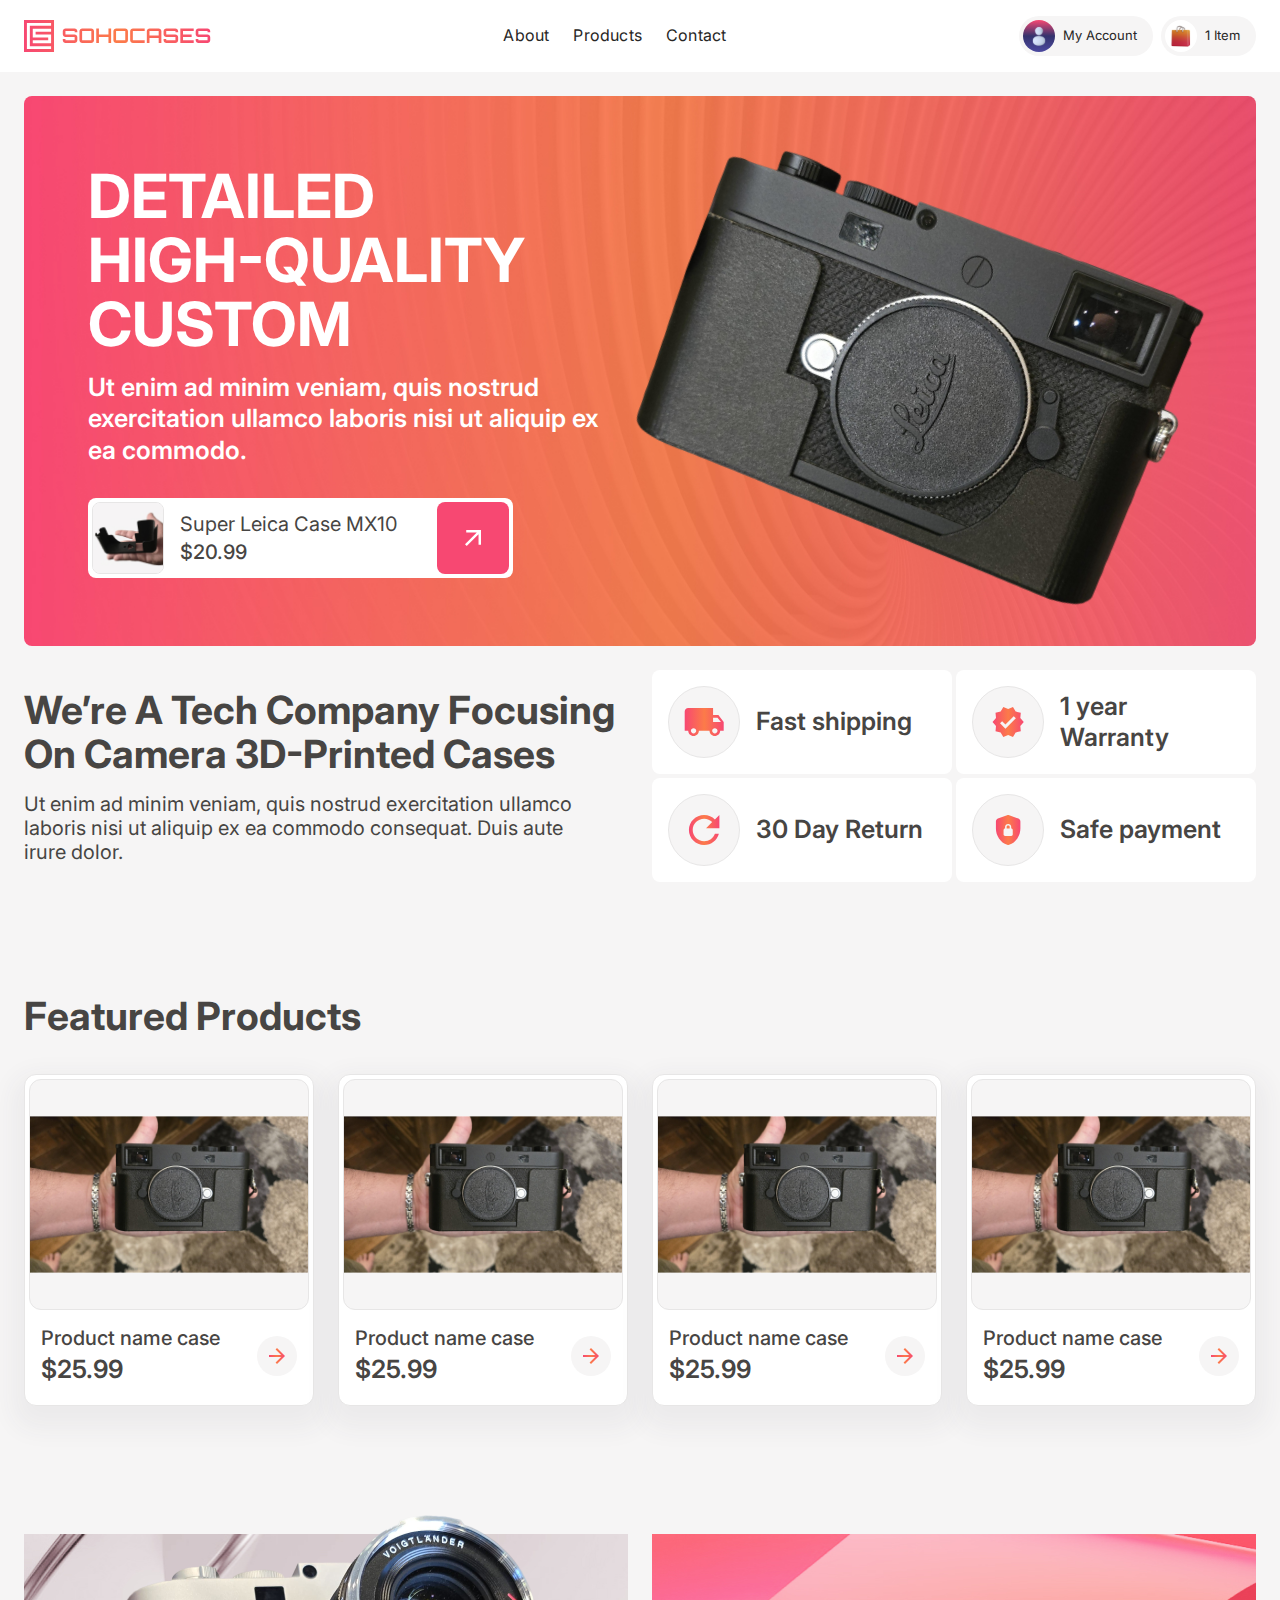
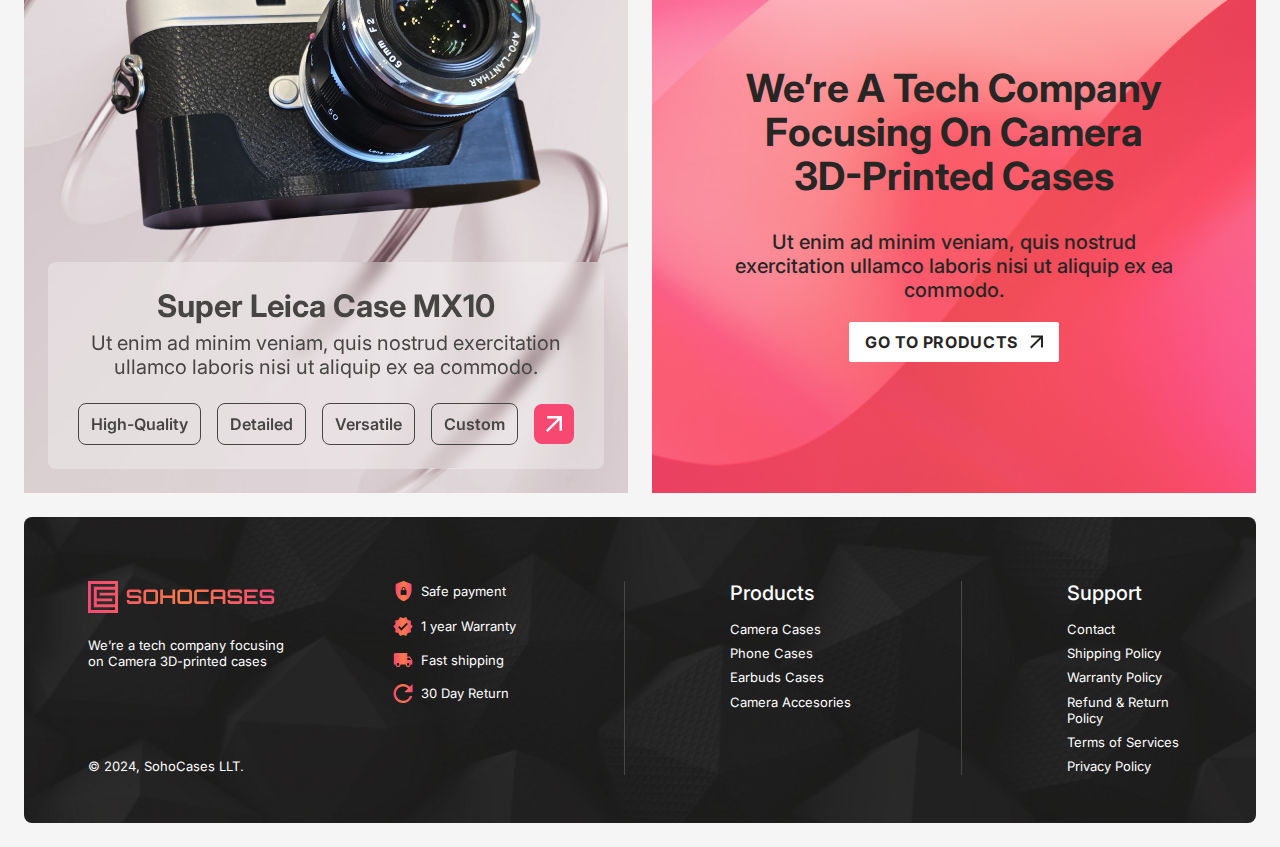
<file: index.html>
<!DOCTYPE html>
<html lang="en">
<head>
    <meta charset="UTF-8">
    <meta name="viewport" content="width=device-width, initial-scale=1.0">
    <title>sohocases</title>

    <link rel="stylesheet" href="https://fonts.googleapis.com/css2?family=Inter:ital,opsz,wght@0,14..32,100..900;1,14..32,100..900&display=swap">
    <link rel="stylesheet" href="./css/bootstrap.min.css">
    <link rel="stylesheet" href="./css/cutom.css">
    <link rel="stylesheet" href="./css/responsive.css">
</head>
<body>
    <header class="header">
        <div class="container">
            <div class="row g-0 gx-lg-4 align-items-center">
                <div class="col-auto">
                    <div class="nav-logo">
                        <button class="hamburger d-lg-none" onclick="document.body.classList.toggle('menu-active')">
                            <span></span>
                            <span></span>
                            <span></span>
                        </button>
                        <a href="./index.html" class="site-logo">
                            <img src="./img/logo.svg" alt="site_logo">
                        </a>
                    </div>
                </div>
                <div class="col">
                    <nav class="main-nav">
                        <ul>
                            <li><a href="./about.html">About</a></li>
                            <li><a href="./product-listing.html">Products</a></li>
                            <li><a href="./contact.html">Contact</a></li>
                        </ul>
                    </nav>
                </div>
                <div class="col-auto">
                    <div class="nav-right">
                        <a href="#" class="my-account">
                            <span class="user-icon"><img src="./img/icon/user.svg" alt=""></span>
                            <p>My Account</p>
                        </a>
                        <a href="#cartCanvasRight" data-bs-toggle="offcanvas" class="cart-btn">
                            <span class="bag-icon"><img src="./img/icon/bag-wrap.svg" alt=""></span>
                            <p>1 Item</p>
                        </a>
                    </div>
                </div>
            </div>
        </div>
    </header>

    <div class="offcanvas offcanvas-end cart-canvas" id="cartCanvasRight">
        <div class="product-cart">
            <div class="cart-heading">
                <h5>Shopping Cart</h5>
                <button class="close-btn" data-bs-dismiss="offcanvas">
                    <span></span>
                    <span></span>
                </button>
            </div>
            <div class="cart-content">
                <div class="cart-products">
                    <div class="single-cart-product">
                        <div class="cart-product-img">
                            <img src="./img/cart-item-sample.png" alt="">
                        </div>
                        <div class="cart-product-details">
                            <div class="cart-product-title">
                                <p class="fw-medium">Product name case</p>
                                <p class="fw-medium">$23.63</p>
                            </div>
                            <div class="cart-product-discout">
                                <p class="base-price">$25.99</p>
                                <p class="fw-bold">$23.63</p>
                                <p class="off-parcent fw-bold">10% OFF</p>
                            </div>
                            <div class="cart-product-action">
                                <div class="product-action-btn">
                                    <button class="favourite-btn">
                                        <img src="./img/icon/favorite.svg" alt="">
                                    </button>
                                    <button class="remove-btn">
                                        <img src="./img/icon/remove.svg" alt="">
                                    </button>
                                </div>
                                <div class="product-qty-box">
                                    <button class="qty-control-btn">
                                        <span class="minus-icon"></span>
                                    </button>
                                    <span>1</span>
                                    <button class="qty-control-btn">
                                        <span class="plus-icon"></span>
                                    </button>
                                </div>
                            </div>
                        </div>
                    </div>

                    <div class="single-cart-product">
                        <div class="cart-product-img">
                            <img src="./img/cart-item-sample.png" alt="">
                        </div>
                        <div class="cart-product-details">
                            <div class="cart-product-title">
                                <p class="fw-medium">Product name case</p>
                                <p class="fw-medium">$23.63</p>
                            </div>
                            <div class="cart-product-discout">
                                <p class="base-price">$25.99</p>
                                <p class="fw-bold">$23.63</p>
                                <p class="off-parcent fw-bold">10% OFF</p>
                            </div>
                            <div class="cart-product-action">
                                <div class="product-action-btn">
                                    <button class="favourite-btn">
                                        <img src="./img/icon/favorite.svg" alt="">
                                    </button>
                                    <button class="remove-btn">
                                        <img src="./img/icon/remove.svg" alt="">
                                    </button>
                                </div>
                                <div class="product-qty-box">
                                    <button class="qty-control-btn">
                                        <span class="minus-icon"></span>
                                    </button>
                                    <span>1</span>
                                    <button class="qty-control-btn">
                                        <span class="plus-icon"></span>
                                    </button>
                                </div>
                            </div>
                        </div>
                    </div>
                    
                    <div class="single-cart-product">
                        <div class="cart-product-img">
                            <img src="./img/cart-item-sample.png" alt="">
                        </div>
                        <div class="cart-product-details">
                            <div class="cart-product-title">
                                <p class="fw-medium">Product name case</p>
                                <p class="fw-medium">$23.63</p>
                            </div>
                            <div class="cart-product-discout">
                                <p class="base-price">$25.99</p>
                                <p class="fw-bold">$23.63</p>
                                <p class="off-parcent fw-bold">10% OFF</p>
                            </div>
                            <div class="cart-product-action">
                                <div class="product-action-btn">
                                    <button class="favourite-btn">
                                        <img src="./img/icon/favorite.svg" alt="">
                                    </button>
                                    <button class="remove-btn">
                                        <img src="./img/icon/remove.svg" alt="">
                                    </button>
                                </div>
                                <div class="product-qty-box">
                                    <button class="qty-control-btn">
                                        <span class="minus-icon"></span>
                                    </button>
                                    <span>1</span>
                                    <button class="qty-control-btn">
                                        <span class="plus-icon"></span>
                                    </button>
                                </div>
                            </div>
                        </div>
                    </div>
                    
                    <div class="single-cart-product">
                        <div class="cart-product-img">
                            <img src="./img/cart-item-sample.png" alt="">
                        </div>
                        <div class="cart-product-details">
                            <div class="cart-product-title">
                                <p class="fw-medium">Product name case</p>
                                <p class="fw-medium">$23.63</p>
                            </div>
                            <div class="cart-product-discout">
                                <p class="base-price">$25.99</p>
                                <p class="fw-bold">$23.63</p>
                                <p class="off-parcent fw-bold">10% OFF</p>
                            </div>
                            <div class="cart-product-action">
                                <div class="product-action-btn">
                                    <button class="favourite-btn">
                                        <img src="./img/icon/favorite.svg" alt="">
                                    </button>
                                    <button class="remove-btn">
                                        <img src="./img/icon/remove.svg" alt="">
                                    </button>
                                </div>
                                <div class="product-qty-box">
                                    <button class="qty-control-btn">
                                        <span class="minus-icon"></span>
                                    </button>
                                    <span>1</span>
                                    <button class="qty-control-btn">
                                        <span class="plus-icon"></span>
                                    </button>
                                </div>
                            </div>
                        </div>
                    </div>
                </div>
                <div class="cart-checkout">
                    <div class="cart-subtotal">
                        <p>Subtotal</p>
                        <p>$94.52</p>
                    </div>
                    <span class="horizontal"></span>
                    <div class="checkout">
                        <button class="primary-gradient-arrow">go to checkout <img src="./img/icon/arrow-up-right.svg" alt=""></button>
                    </div>
                </div>
            </div>
        </div>
    </div>

    <main>
        <section class="hero-section">
            <div class="container">
                <div class="hero-content">
                    <div class="row gy-5 align-items-center flex-column-reverse flex-lg-row">
                        <div class="col-lg">
                            <div class="hero-left">
                                <h1 class="mb-3">detailed <br>high-quality <br>custom</h1>
                                <h5 class="mb-4 pb-2">Ut enim ad minim veniam, quis nostrud exercitation ullamco laboris nisi ut aliquip ex ea commodo.</h5>
                                <div class="hero-product">
                                    <div class="hero-product-img">
                                        <img src="./img/hero-product-small.jpg" alt="">
                                    </div>
                                    <div class="hero-cart-product-title">
                                        <p>Super Leica Case MX10</p>
                                        <h6>$20.99</h6>
                                    </div>
                                    <a href="#"><img src="./img/icon/arrow-up-right-white.svg" alt=""></a>
                                </div>
                            </div>
                        </div>
                        <div class="col-lg">
                            <div class="hero-img">
                                <img src="./img/hero-img.png" alt="">
                            </div>
                        </div>
                    </div>
                </div>
                <div class="hero-bottom content">
                    <div class="row gy-4 align-items-center">
                        <div class="col-md">
                            <div class="hero-bottom-left">
                                <h2 class="mb-3">we’re a tech company focusing on Camera 3D-printed cases</h2>
                                <p>Ut enim ad minim veniam, quis nostrud exercitation ullamco laboris nisi ut aliquip ex ea commodo consequat. Duis aute irure dolor.</p>
                            </div>
                        </div>
                        <div class="col-md">
                            <div class="advantages-list">
                                <div class="single-advantage">
                                    <span class="advantage-img"><img src="./img/icon/shipping.svg" alt=""></span>
                                    <h5>Fast shipping</h5>
                                </div>
                                <div class="single-advantage">
                                    <span class="advantage-img"><img src="./img/icon/warranty.svg" alt=""></span>
                                    <h5>1 year Warranty</h5>
                                </div>
                                <div class="single-advantage">
                                    <span class="advantage-img"><img src="./img/icon/return.svg" alt=""></span>
                                    <h5>30 Day Return</h5>
                                </div>
                                <div class="single-advantage">
                                    <span class="advantage-img"><img src="./img/icon/safe.svg" alt=""></span>
                                    <h5>Safe payment</h5>
                                </div>
                            </div>
                        </div>
                    </div>
                </div>
            </div>
        </section>

        <section class="featured-section">
            <div class="container">
                <h2>Featured Products</h2>
                <div class="row g-4">
                    <div class="col-sm-6 col-md-4 col-lg-3">
                        <div class="single-product">
                            <div class="product-img">
                                <img src="./img/product-sample.jpg" alt="">
                            </div>
                            <div class="product-details">
                                <div class="product-title">
                                    <h6 class="mb-1">Product name case</h6>
                                    <h5>$25.99</h5>
                                </div>
                                <a href="#" class="product-link"><img src="./img/icon/arrow-right-primary.svg" alt=""></a>
                            </div>
                        </div>
                    </div>
                    <div class="col-sm-6 col-md-4 col-lg-3">
                        <div class="single-product">
                            <div class="product-img">
                                <img src="./img/product-sample.jpg" alt="">
                            </div>
                            <div class="product-details">
                                <div class="product-title">
                                    <h6 class="mb-1">Product name case</h6>
                                    <h5>$25.99</h5>
                                </div>
                                <a href="#" class="product-link"><img src="./img/icon/arrow-right-primary.svg" alt=""></a>
                            </div>
                        </div>
                    </div>
                    <div class="col-sm-6 col-md-4 col-lg-3">
                        <div class="single-product">
                            <div class="product-img">
                                <img src="./img/product-sample.jpg" alt="">
                            </div>
                            <div class="product-details">
                                <div class="product-title">
                                    <h6 class="mb-1">Product name case</h6>
                                    <h5>$25.99</h5>
                                </div>
                                <a href="#" class="product-link"><img src="./img/icon/arrow-right-primary.svg" alt=""></a>
                            </div>
                        </div>
                    </div>
                    <div class="col-sm-6 col-md-4 col-lg-3">
                        <div class="single-product">
                            <div class="product-img">
                                <img src="./img/product-sample.jpg" alt="">
                            </div>
                            <div class="product-details">
                                <div class="product-title">
                                    <h6 class="mb-1">Product name case</h6>
                                    <h5>$25.99</h5>
                                </div>
                                <a href="#" class="product-link"><img src="./img/icon/arrow-right-primary.svg" alt=""></a>
                            </div>
                        </div>
                    </div>
                </div>
            </div>
        </section>

        <section class="case-section">
            <div class="container">
                <div class="row g-4">
                    <div class="col-md">
                        <div class="case-left">
                            <img src="./img/camera-img.png" alt="">
                            <div class="case-left-content">
                                <h3 class="mb-1">Super Leica Case MX10</h3>
                                <p>Ut enim ad minim veniam, quis nostrud exercitation ullamco laboris nisi ut aliquip ex ea commodo.</p>
                                <div class="tag-list">
                                    <span>High-Quality</span>
                                    <span>Detailed</span>
                                    <span>Versatile</span>
                                    <span>Custom</span>
                                    <a href="#"><img src="./img/icon/arrow-up-right-white.svg" alt=""></a>
                                </div>
                            </div>
                        </div>
                    </div>
                    <div class="col-md">
                        <div class="case-right">
                            <h2>we’re a tech company focusing on Camera 3D-printed cases</h2>
                            <h6>Ut enim ad minim veniam, quis nostrud exercitation ullamco laboris nisi ut aliquip ex ea commodo.</h6>
                            <a href="#" class="white-arrow-up-right">go to products <img src="./img/icon/arrow-up-right.svg" alt=""></a>
                        </div>
                    </div>
                </div>
            </div>
        </section>
        
    </main>


    <footer class="pb-md-4">
        <div class="container">
            <div class="footer-content">
                <div class="footer-row">
                    <div class="footer-left">
                        <div class="footer-logo">
                            <a href="./index.html" class="mb-4"><img src="./img/logo.svg" alt="site_logo"></a>
                            <p>We’re a tech company focusing on Camera 3D-printed cases</p>
                        </div>
                        <p class="copyright-text">&copy; 2024, SohoCases LLT.</p>
                    </div>
                    <div class="benefits-list">
                        <ul>
                            <li><span><img src="./img/icon/safe.svg" alt=""></span>Safe payment</li>
                            <li><span><img src="./img/icon/warranty.svg" alt=""></span>1 year Warranty</li>
                            <li><span><img src="./img/icon/shipping.svg" alt=""></span>Fast shipping</li>
                            <li><span><img src="./img/icon/return.svg" alt=""></span>30 Day Return</li>
                        </ul>
                    </div>
                    <span class="vertical"></span>
                    <nav class="footer-nav">
                        <h6 class="mb-3">Products</h6>
                        <ul>
                            <li><a href="#">Camera Cases</a></li>
                            <li><a href="#">Phone Cases</a></li>
                            <li><a href="#">Earbuds Cases</a></li>
                            <li><a href="#">Camera Accesories</a></li>
                        </ul>
                    </nav>
                    <span class="vertical"></span>
                    <nav class="footer-nav">
                        <h6 class="mb-3">Support</h6>
                        <ul>
                            <li><a href="#">Contact</a></li>
                            <li><a href="#">Shipping Policy</a></li>
                            <li><a href="#">Warranty Policy</a></li>
                            <li><a href="#">Refund & Return Policy</a></li>
                            <li><a href="#">Terms of Services</a></li>
                            <li><a href="#">Privacy Policy</a></li>
                        </ul>
                    </nav>
                </div>
            </div>
        </div>
    </footer>



    <script src="./js/bootstrap.min.js"></script>
    <script src="./js/main.js"></script>
</body>
</html>
</file>
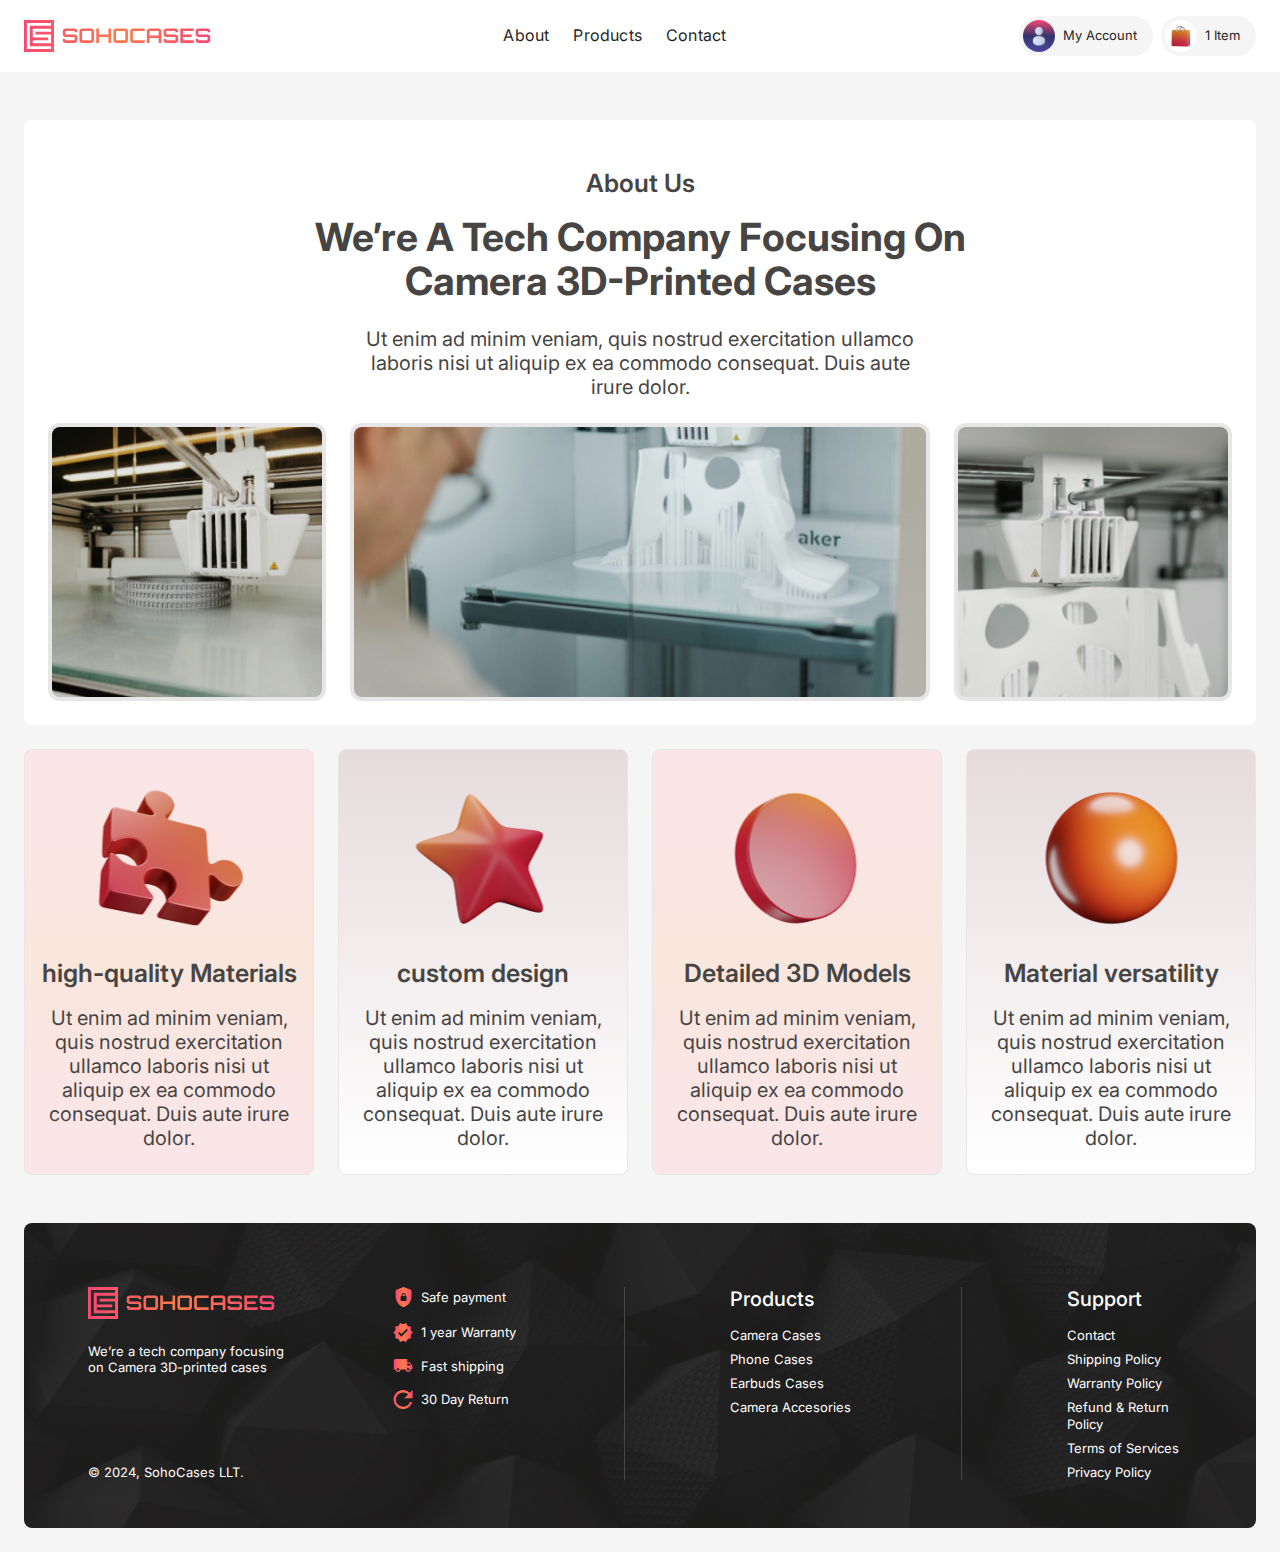
<file: about.html>
<!DOCTYPE html>
<html lang="en">
<head>
    <meta charset="UTF-8">
    <meta name="viewport" content="width=device-width, initial-scale=1.0">
    <title>sohocases</title>

    <link rel="stylesheet" href="https://fonts.googleapis.com/css2?family=Inter:ital,opsz,wght@0,14..32,100..900;1,14..32,100..900&display=swap">
    <link rel="stylesheet" href="./css/bootstrap.min.css">
    <link rel="stylesheet" href="./css/cutom.css">
    <link rel="stylesheet" href="./css/responsive.css">
</head>
<body>
    <header>
        <div class="container">
            <div class="row g-0 gx-lg-4 align-items-center">
                <div class="col-auto">
                    <div class="nav-logo">
                        <button class="hamburger d-lg-none" onclick="document.body.classList.toggle('menu-active')">
                            <span></span>
                            <span></span>
                            <span></span>
                        </button>
                        <a href="./index.html" class="site-logo">
                            <img src="./img/logo.svg" alt="site_logo">
                        </a>
                    </div>
                </div>
                <div class="col">
                    <nav class="main-nav">
                        <ul>
                            <li><a href="./about.html">About</a></li>
                            <li><a href="./product-listing.html">Products</a></li>
                            <li><a href="./contact.html">Contact</a></li>
                        </ul>
                    </nav>
                </div>
                <div class="col-auto">
                    <div class="nav-right">
                        <a href="#" class="my-account">
                            <span class="user-icon"><img src="./img/icon/user.svg" alt=""></span>
                            <p>My Account</p>
                        </a>
                        <a href="#cartCanvasRight" data-bs-toggle="offcanvas" class="cart-btn">
                            <span class="bag-icon"><img src="./img/icon/bag-wrap.svg" alt=""></span>
                            <p>1 Item</p>
                        </a>
                    </div>
                </div>
            </div>
        </div>
    </header>

    <div class="offcanvas offcanvas-end cart-canvas" id="cartCanvasRight">
        <div class="product-cart">
            <div class="cart-heading">
                <h5>Shopping Cart</h5>
                <button class="close-btn" data-bs-dismiss="offcanvas">
                    <span></span>
                    <span></span>
                </button>
            </div>
            <div class="cart-content">
                <div class="cart-products">
                    <div class="single-cart-product">
                        <div class="cart-product-img">
                            <img src="./img/cart-item-sample.png" alt="">
                        </div>
                        <div class="cart-product-details">
                            <div class="cart-product-title">
                                <p class="fw-medium">Product name case</p>
                                <p class="fw-medium">$23.63</p>
                            </div>
                            <div class="cart-product-discout">
                                <p class="base-price">$25.99</p>
                                <p class="fw-bold">$23.63</p>
                                <p class="off-parcent fw-bold">10% OFF</p>
                            </div>
                            <div class="cart-product-action">
                                <div class="product-action-btn">
                                    <button class="favourite-btn">
                                        <img src="./img/icon/favorite.svg" alt="">
                                    </button>
                                    <button class="remove-btn">
                                        <img src="./img/icon/remove.svg" alt="">
                                    </button>
                                </div>
                                <div class="product-qty-box">
                                    <button class="qty-control-btn">
                                        <span class="minus-icon"></span>
                                    </button>
                                    <span>1</span>
                                    <button class="qty-control-btn">
                                        <span class="plus-icon"></span>
                                    </button>
                                </div>
                            </div>
                        </div>
                    </div>

                    <div class="single-cart-product">
                        <div class="cart-product-img">
                            <img src="./img/cart-item-sample.png" alt="">
                        </div>
                        <div class="cart-product-details">
                            <div class="cart-product-title">
                                <p class="fw-medium">Product name case</p>
                                <p class="fw-medium">$23.63</p>
                            </div>
                            <div class="cart-product-discout">
                                <p class="base-price">$25.99</p>
                                <p class="fw-bold">$23.63</p>
                                <p class="off-parcent fw-bold">10% OFF</p>
                            </div>
                            <div class="cart-product-action">
                                <div class="product-action-btn">
                                    <button class="favourite-btn">
                                        <img src="./img/icon/favorite.svg" alt="">
                                    </button>
                                    <button class="remove-btn">
                                        <img src="./img/icon/remove.svg" alt="">
                                    </button>
                                </div>
                                <div class="product-qty-box">
                                    <button class="qty-control-btn">
                                        <span class="minus-icon"></span>
                                    </button>
                                    <span>1</span>
                                    <button class="qty-control-btn">
                                        <span class="plus-icon"></span>
                                    </button>
                                </div>
                            </div>
                        </div>
                    </div>
                    
                    <div class="single-cart-product">
                        <div class="cart-product-img">
                            <img src="./img/cart-item-sample.png" alt="">
                        </div>
                        <div class="cart-product-details">
                            <div class="cart-product-title">
                                <p class="fw-medium">Product name case</p>
                                <p class="fw-medium">$23.63</p>
                            </div>
                            <div class="cart-product-discout">
                                <p class="base-price">$25.99</p>
                                <p class="fw-bold">$23.63</p>
                                <p class="off-parcent fw-bold">10% OFF</p>
                            </div>
                            <div class="cart-product-action">
                                <div class="product-action-btn">
                                    <button class="favourite-btn">
                                        <img src="./img/icon/favorite.svg" alt="">
                                    </button>
                                    <button class="remove-btn">
                                        <img src="./img/icon/remove.svg" alt="">
                                    </button>
                                </div>
                                <div class="product-qty-box">
                                    <button class="qty-control-btn">
                                        <span class="minus-icon"></span>
                                    </button>
                                    <span>1</span>
                                    <button class="qty-control-btn">
                                        <span class="plus-icon"></span>
                                    </button>
                                </div>
                            </div>
                        </div>
                    </div>
                    
                    <div class="single-cart-product">
                        <div class="cart-product-img">
                            <img src="./img/cart-item-sample.png" alt="">
                        </div>
                        <div class="cart-product-details">
                            <div class="cart-product-title">
                                <p class="fw-medium">Product name case</p>
                                <p class="fw-medium">$23.63</p>
                            </div>
                            <div class="cart-product-discout">
                                <p class="base-price">$25.99</p>
                                <p class="fw-bold">$23.63</p>
                                <p class="off-parcent fw-bold">10% OFF</p>
                            </div>
                            <div class="cart-product-action">
                                <div class="product-action-btn">
                                    <button class="favourite-btn">
                                        <img src="./img/icon/favorite.svg" alt="">
                                    </button>
                                    <button class="remove-btn">
                                        <img src="./img/icon/remove.svg" alt="">
                                    </button>
                                </div>
                                <div class="product-qty-box">
                                    <button class="qty-control-btn">
                                        <span class="minus-icon"></span>
                                    </button>
                                    <span>1</span>
                                    <button class="qty-control-btn">
                                        <span class="plus-icon"></span>
                                    </button>
                                </div>
                            </div>
                        </div>
                    </div>
                </div>
                <div class="cart-checkout">
                    <div class="cart-subtotal">
                        <p>Subtotal</p>
                        <p>$94.52</p>
                    </div>
                    <span class="horizontal"></span>
                    <div class="checkout">
                        <button class="primary-gradient-arrow">go to checkout <img src="./img/icon/arrow-up-right.svg" alt=""></button>
                    </div>
                </div>
            </div>
        </div>
    </div>

    <main>
        <section class="about-us py-5">
            <div class="container">
                <div class="about-us-content">
                    <div class="about-us-heading">
                        <h1 class="mb-3">About Us</h1>
                        <h2 class="mb-4">we’re a tech company focusing on Camera 3D-printed cases</h2>
                        <p>Ut enim ad minim veniam, quis nostrud exercitation ullamco laboris nisi ut aliquip ex ea commodo consequat. Duis aute irure dolor.</p>
                    </div>
                    <div class="row g-4">
                        <div class="col-md-3">
                            <div class="about-single-img">
                                <img src="./img/about-img-1.jpg" alt="">
                            </div>
                        </div>
                        <div class="col-md-6">
                            <div class="about-single-img">
                                <img src="./img/about-img-2.jpg" alt="">
                            </div>
                        </div>
                        <div class="col-md-3">
                            <div class="about-single-img">
                                <img src="./img/about-img-3.jpg" alt="">
                            </div>
                        </div>
                    </div>
                </div>
                <div class="row g-4">
                    <div class="col-sm-6 col-lg-4 col-xl-3">
                        <div class="single-column-box primary-gradient">
                            <img src="./img/about-column-1.svg" alt="">
                            <h5>high-quality Materials</h5>
                            <p>Ut enim ad minim veniam, quis nostrud exercitation ullamco laboris nisi ut aliquip ex ea commodo consequat. Duis aute irure dolor.</p>
                        </div>
                    </div>
                    <div class="col-sm-6 col-lg-4 col-xl-3">
                        <div class="single-column-box">
                            <img src="./img/about-column-2.svg" alt="">
                            <h5>custom design</h5>
                            <p>Ut enim ad minim veniam, quis nostrud exercitation ullamco laboris nisi ut aliquip ex ea commodo consequat. Duis aute irure dolor.</p>
                        </div>
                    </div>
                    <div class="col-sm-6 col-lg-4 col-xl-3">
                        <div class="single-column-box primary-gradient">
                            <img src="./img/about-column-3.svg" alt="">
                            <h5>Detailed 3D Models</h5>
                            <p>Ut enim ad minim veniam, quis nostrud exercitation ullamco laboris nisi ut aliquip ex ea commodo consequat. Duis aute irure dolor.</p>
                        </div>
                    </div>
                    <div class="col-sm-6 col-lg-4 col-xl-3">
                        <div class="single-column-box">
                            <img src="./img/about-column-4.svg" alt="">
                            <h5>Material versatility</h5>
                            <p>Ut enim ad minim veniam, quis nostrud exercitation ullamco laboris nisi ut aliquip ex ea commodo consequat. Duis aute irure dolor.</p>
                        </div>
                    </div>
                </div>
            </div>
        </section>
    </main>


    <footer class="pb-md-4">
        <div class="container">
            <div class="footer-content">
                <div class="footer-row">
                    <div class="footer-left">
                        <div class="footer-logo">
                            <a href="./index.html" class="mb-4"><img src="./img/logo.svg" alt="site_logo"></a>
                            <p>We’re a tech company focusing on Camera 3D-printed cases</p>
                        </div>
                        <p class="copyright-text">&copy; 2024, SohoCases LLT.</p>
                    </div>
                    <div class="benefits-list">
                        <ul>
                            <li><span><img src="./img/icon/safe.svg" alt=""></span>Safe payment</li>
                            <li><span><img src="./img/icon/warranty.svg" alt=""></span>1 year Warranty</li>
                            <li><span><img src="./img/icon/shipping.svg" alt=""></span>Fast shipping</li>
                            <li><span><img src="./img/icon/return.svg" alt=""></span>30 Day Return</li>
                        </ul>
                    </div>
                    <span class="vertical"></span>
                    <nav class="footer-nav">
                        <h6 class="mb-3">Products</h6>
                        <ul>
                            <li><a href="#">Camera Cases</a></li>
                            <li><a href="#">Phone Cases</a></li>
                            <li><a href="#">Earbuds Cases</a></li>
                            <li><a href="#">Camera Accesories</a></li>
                        </ul>
                    </nav>
                    <span class="vertical"></span>
                    <nav class="footer-nav">
                        <h6 class="mb-3">Support</h6>
                        <ul>
                            <li><a href="#">Contact</a></li>
                            <li><a href="#">Shipping Policy</a></li>
                            <li><a href="#">Warranty Policy</a></li>
                            <li><a href="#">Refund & Return Policy</a></li>
                            <li><a href="#">Terms of Services</a></li>
                            <li><a href="#">Privacy Policy</a></li>
                        </ul>
                    </nav>
                </div>
            </div>
        </div>
    </footer>



    <script src="./js/bootstrap.min.js"></script>
    <script src="./js/main.js"></script>
</body>
</html>
</file>
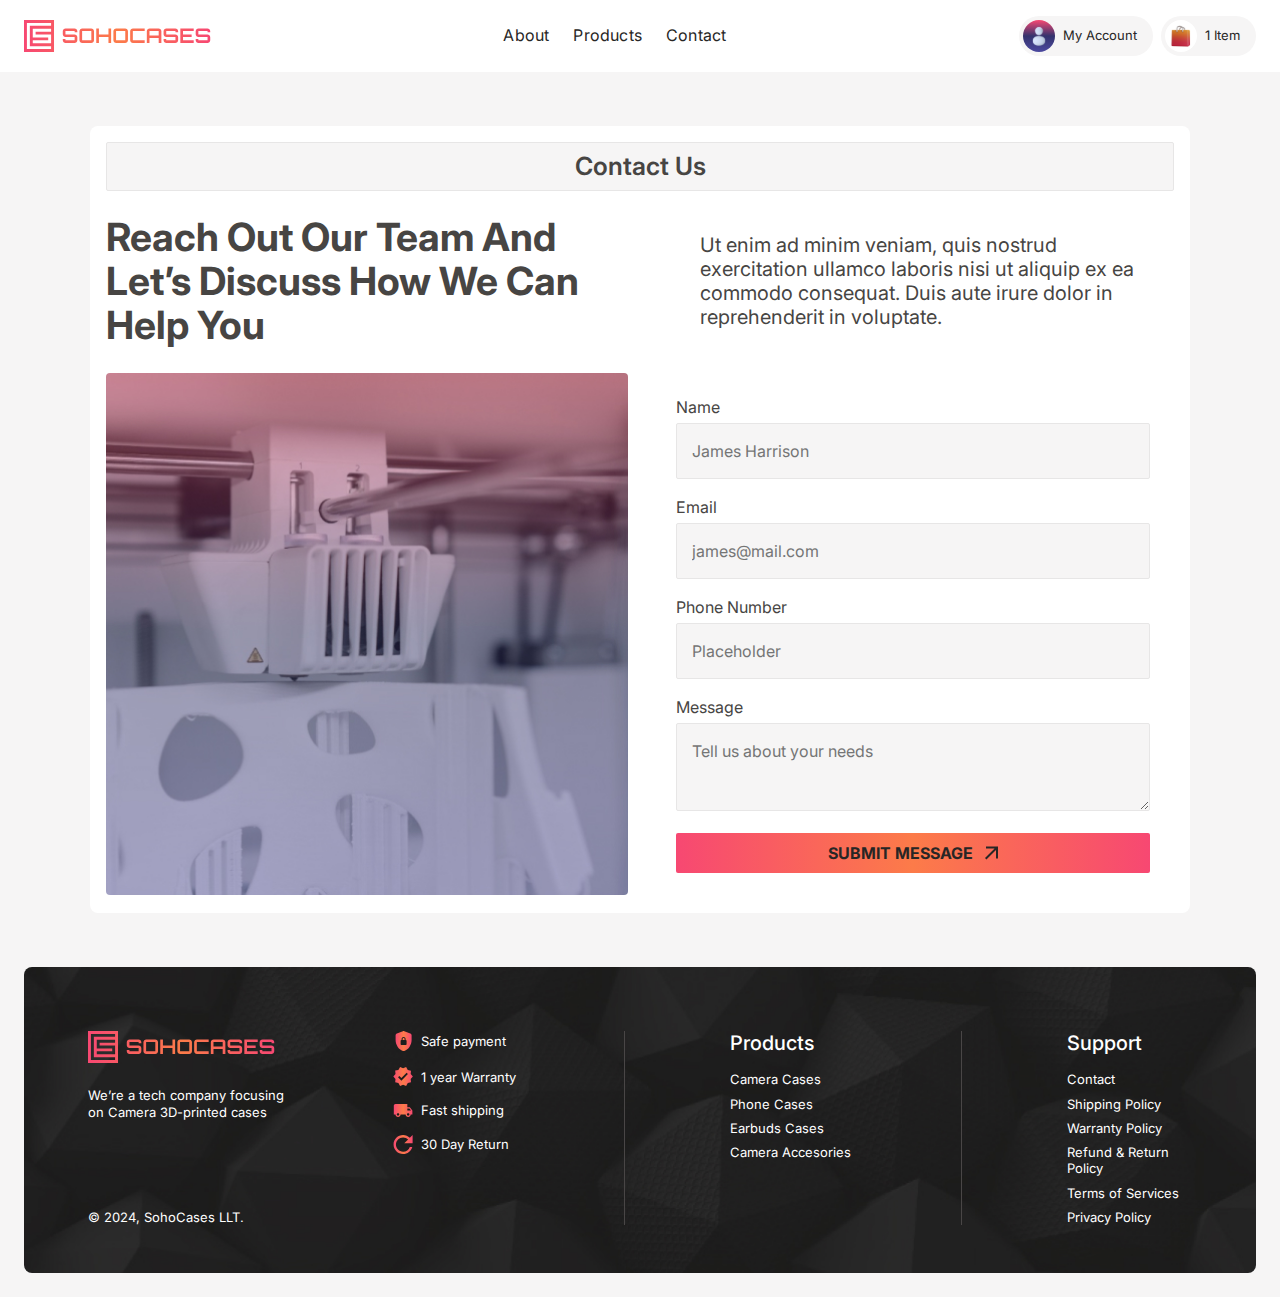
<file: contact.html>
<!DOCTYPE html>
<html lang="en">
<head>
    <meta charset="UTF-8">
    <meta name="viewport" content="width=device-width, initial-scale=1.0">
    <title>sohocases</title>

    <link rel="stylesheet" href="https://fonts.googleapis.com/css2?family=Inter:ital,opsz,wght@0,14..32,100..900;1,14..32,100..900&display=swap">
    <link rel="stylesheet" href="./css/bootstrap.min.css">
    <link rel="stylesheet" href="./css/cutom.css">
    <link rel="stylesheet" href="./css/responsive.css">
</head>
<body>
    <header>
        <div class="container">
            <div class="row g-0 gx-lg-4 align-items-center">
                <div class="col-auto">
                    <div class="nav-logo">
                        <button class="hamburger d-lg-none" onclick="document.body.classList.toggle('menu-active')">
                            <span></span>
                            <span></span>
                            <span></span>
                        </button>
                        <a href="./index.html" class="site-logo">
                            <img src="./img/logo.svg" alt="site_logo">
                        </a>
                    </div>
                </div>
                <div class="col">
                    <nav class="main-nav">
                        <ul>
                            <li><a href="./about.html">About</a></li>
                            <li><a href="./product-listing.html">Products</a></li>
                            <li><a href="./contact.html">Contact</a></li>
                        </ul>
                    </nav>
                </div>
                <div class="col-auto">
                    <div class="nav-right">
                        <a href="#" class="my-account">
                            <span class="user-icon"><img src="./img/icon/user.svg" alt=""></span>
                            <p>My Account</p>
                        </a>
                        <a href="#cartCanvasRight" data-bs-toggle="offcanvas" class="cart-btn">
                            <span class="bag-icon"><img src="./img/icon/bag-wrap.svg" alt=""></span>
                            <p>1 Item</p>
                        </a>
                    </div>
                </div>
            </div>
        </div>
    </header>

    <div class="offcanvas offcanvas-end cart-canvas" id="cartCanvasRight">
        <div class="product-cart">
            <div class="cart-heading">
                <h5>Shopping Cart</h5>
                <button class="close-btn" data-bs-dismiss="offcanvas">
                    <span></span>
                    <span></span>
                </button>
            </div>
            <div class="cart-content">
                <div class="cart-products">
                    <div class="single-cart-product">
                        <div class="cart-product-img">
                            <img src="./img/cart-item-sample.png" alt="">
                        </div>
                        <div class="cart-product-details">
                            <div class="cart-product-title">
                                <p class="fw-medium">Product name case</p>
                                <p class="fw-medium">$23.63</p>
                            </div>
                            <div class="cart-product-discout">
                                <p class="base-price">$25.99</p>
                                <p class="fw-bold">$23.63</p>
                                <p class="off-parcent fw-bold">10% OFF</p>
                            </div>
                            <div class="cart-product-action">
                                <div class="product-action-btn">
                                    <button class="favourite-btn">
                                        <img src="./img/icon/favorite.svg" alt="">
                                    </button>
                                    <button class="remove-btn">
                                        <img src="./img/icon/remove.svg" alt="">
                                    </button>
                                </div>
                                <div class="product-qty-box">
                                    <button class="qty-control-btn">
                                        <span class="minus-icon"></span>
                                    </button>
                                    <span>1</span>
                                    <button class="qty-control-btn">
                                        <span class="plus-icon"></span>
                                    </button>
                                </div>
                            </div>
                        </div>
                    </div>

                    <div class="single-cart-product">
                        <div class="cart-product-img">
                            <img src="./img/cart-item-sample.png" alt="">
                        </div>
                        <div class="cart-product-details">
                            <div class="cart-product-title">
                                <p class="fw-medium">Product name case</p>
                                <p class="fw-medium">$23.63</p>
                            </div>
                            <div class="cart-product-discout">
                                <p class="base-price">$25.99</p>
                                <p class="fw-bold">$23.63</p>
                                <p class="off-parcent fw-bold">10% OFF</p>
                            </div>
                            <div class="cart-product-action">
                                <div class="product-action-btn">
                                    <button class="favourite-btn">
                                        <img src="./img/icon/favorite.svg" alt="">
                                    </button>
                                    <button class="remove-btn">
                                        <img src="./img/icon/remove.svg" alt="">
                                    </button>
                                </div>
                                <div class="product-qty-box">
                                    <button class="qty-control-btn">
                                        <span class="minus-icon"></span>
                                    </button>
                                    <span>1</span>
                                    <button class="qty-control-btn">
                                        <span class="plus-icon"></span>
                                    </button>
                                </div>
                            </div>
                        </div>
                    </div>
                    
                    <div class="single-cart-product">
                        <div class="cart-product-img">
                            <img src="./img/cart-item-sample.png" alt="">
                        </div>
                        <div class="cart-product-details">
                            <div class="cart-product-title">
                                <p class="fw-medium">Product name case</p>
                                <p class="fw-medium">$23.63</p>
                            </div>
                            <div class="cart-product-discout">
                                <p class="base-price">$25.99</p>
                                <p class="fw-bold">$23.63</p>
                                <p class="off-parcent fw-bold">10% OFF</p>
                            </div>
                            <div class="cart-product-action">
                                <div class="product-action-btn">
                                    <button class="favourite-btn">
                                        <img src="./img/icon/favorite.svg" alt="">
                                    </button>
                                    <button class="remove-btn">
                                        <img src="./img/icon/remove.svg" alt="">
                                    </button>
                                </div>
                                <div class="product-qty-box">
                                    <button class="qty-control-btn">
                                        <span class="minus-icon"></span>
                                    </button>
                                    <span>1</span>
                                    <button class="qty-control-btn">
                                        <span class="plus-icon"></span>
                                    </button>
                                </div>
                            </div>
                        </div>
                    </div>
                    
                    <div class="single-cart-product">
                        <div class="cart-product-img">
                            <img src="./img/cart-item-sample.png" alt="">
                        </div>
                        <div class="cart-product-details">
                            <div class="cart-product-title">
                                <p class="fw-medium">Product name case</p>
                                <p class="fw-medium">$23.63</p>
                            </div>
                            <div class="cart-product-discout">
                                <p class="base-price">$25.99</p>
                                <p class="fw-bold">$23.63</p>
                                <p class="off-parcent fw-bold">10% OFF</p>
                            </div>
                            <div class="cart-product-action">
                                <div class="product-action-btn">
                                    <button class="favourite-btn">
                                        <img src="./img/icon/favorite.svg" alt="">
                                    </button>
                                    <button class="remove-btn">
                                        <img src="./img/icon/remove.svg" alt="">
                                    </button>
                                </div>
                                <div class="product-qty-box">
                                    <button class="qty-control-btn">
                                        <span class="minus-icon"></span>
                                    </button>
                                    <span>1</span>
                                    <button class="qty-control-btn">
                                        <span class="plus-icon"></span>
                                    </button>
                                </div>
                            </div>
                        </div>
                    </div>
                </div>
                <div class="cart-checkout">
                    <div class="cart-subtotal">
                        <p>Subtotal</p>
                        <p>$94.52</p>
                    </div>
                    <span class="horizontal"></span>
                    <div class="checkout">
                        <button class="primary-gradient-arrow">go to checkout <img src="./img/icon/arrow-up-right.svg" alt=""></button>
                    </div>
                </div>
            </div>
        </div>
    </div>

    <main>
        <section class="contact-us">
            <div class="container">
                <div class="contact-us-content">
                    <h1>Contact Us</h1>
                    <div class="row g-4 align-items-center">
                        <div class="col-md">
                            <h2>Reach out our team and let’s discuss how we can help you</h2>
                        </div>
                        <div class="col-md">
                            <p class="ps-lg-5 pe-lg-3">Ut enim ad minim veniam, quis nostrud exercitation ullamco laboris nisi ut aliquip ex ea commodo consequat. Duis aute irure dolor in reprehenderit in voluptate.</p>
                        </div>
                    </div>
                    <div class="row g-4 align-items-center">
                        <div class="col-md">
                            <div class="contact-us-banner">
                                <img src="./img/contact-us-banner.jpg" alt="">
                            </div>
                        </div>
                        <div class="col-md">
                            <form>
                                <div class="contact-us-form">
                                    <label>
                                        <span>Name</span>
                                        <input type="text" name="" placeholder="James Harrison">
                                    </label>
                                    <label>
                                        <span>Email</span>
                                        <input type="email" name="" placeholder="james@mail.com">
                                    </label>
                                    <label>
                                        <span>Phone Number</span>
                                        <input type="text" name="" placeholder="Placeholder">
                                    </label>
                                    <label>
                                        <span>Message</span>
                                        <textarea name="" placeholder="Tell us about your needs "></textarea>
                                    </label>
                                    <button class="primary-gradient-arrow small">SUBMIT MESSAGE <img src="./img/icon/arrow-up-right.svg" alt=""></button>
                                </div>
                            </form>
                        </div>
                    </div>
                </div>
            </div>
        </section>


    </main>


    <footer class="pb-md-4">
        <div class="container">
            <div class="footer-content">
                <div class="footer-row">
                    <div class="footer-left">
                        <div class="footer-logo">
                            <a href="./index.html" class="mb-4"><img src="./img/logo.svg" alt="site_logo"></a>
                            <p>We’re a tech company focusing on Camera 3D-printed cases</p>
                        </div>
                        <p class="copyright-text">&copy; 2024, SohoCases LLT.</p>
                    </div>
                    <div class="benefits-list">
                        <ul>
                            <li><span><img src="./img/icon/safe.svg" alt=""></span>Safe payment</li>
                            <li><span><img src="./img/icon/warranty.svg" alt=""></span>1 year Warranty</li>
                            <li><span><img src="./img/icon/shipping.svg" alt=""></span>Fast shipping</li>
                            <li><span><img src="./img/icon/return.svg" alt=""></span>30 Day Return</li>
                        </ul>
                    </div>
                    <span class="vertical"></span>
                    <nav class="footer-nav">
                        <h6 class="mb-3">Products</h6>
                        <ul>
                            <li><a href="#">Camera Cases</a></li>
                            <li><a href="#">Phone Cases</a></li>
                            <li><a href="#">Earbuds Cases</a></li>
                            <li><a href="#">Camera Accesories</a></li>
                        </ul>
                    </nav>
                    <span class="vertical"></span>
                    <nav class="footer-nav">
                        <h6 class="mb-3">Support</h6>
                        <ul>
                            <li><a href="#">Contact</a></li>
                            <li><a href="#">Shipping Policy</a></li>
                            <li><a href="#">Warranty Policy</a></li>
                            <li><a href="#">Refund & Return Policy</a></li>
                            <li><a href="#">Terms of Services</a></li>
                            <li><a href="#">Privacy Policy</a></li>
                        </ul>
                    </nav>
                </div>
            </div>
        </div>
    </footer>



    <script src="./js/bootstrap.min.js"></script>
    <script src="./js/main.js"></script>
</body>
</html>
</file>
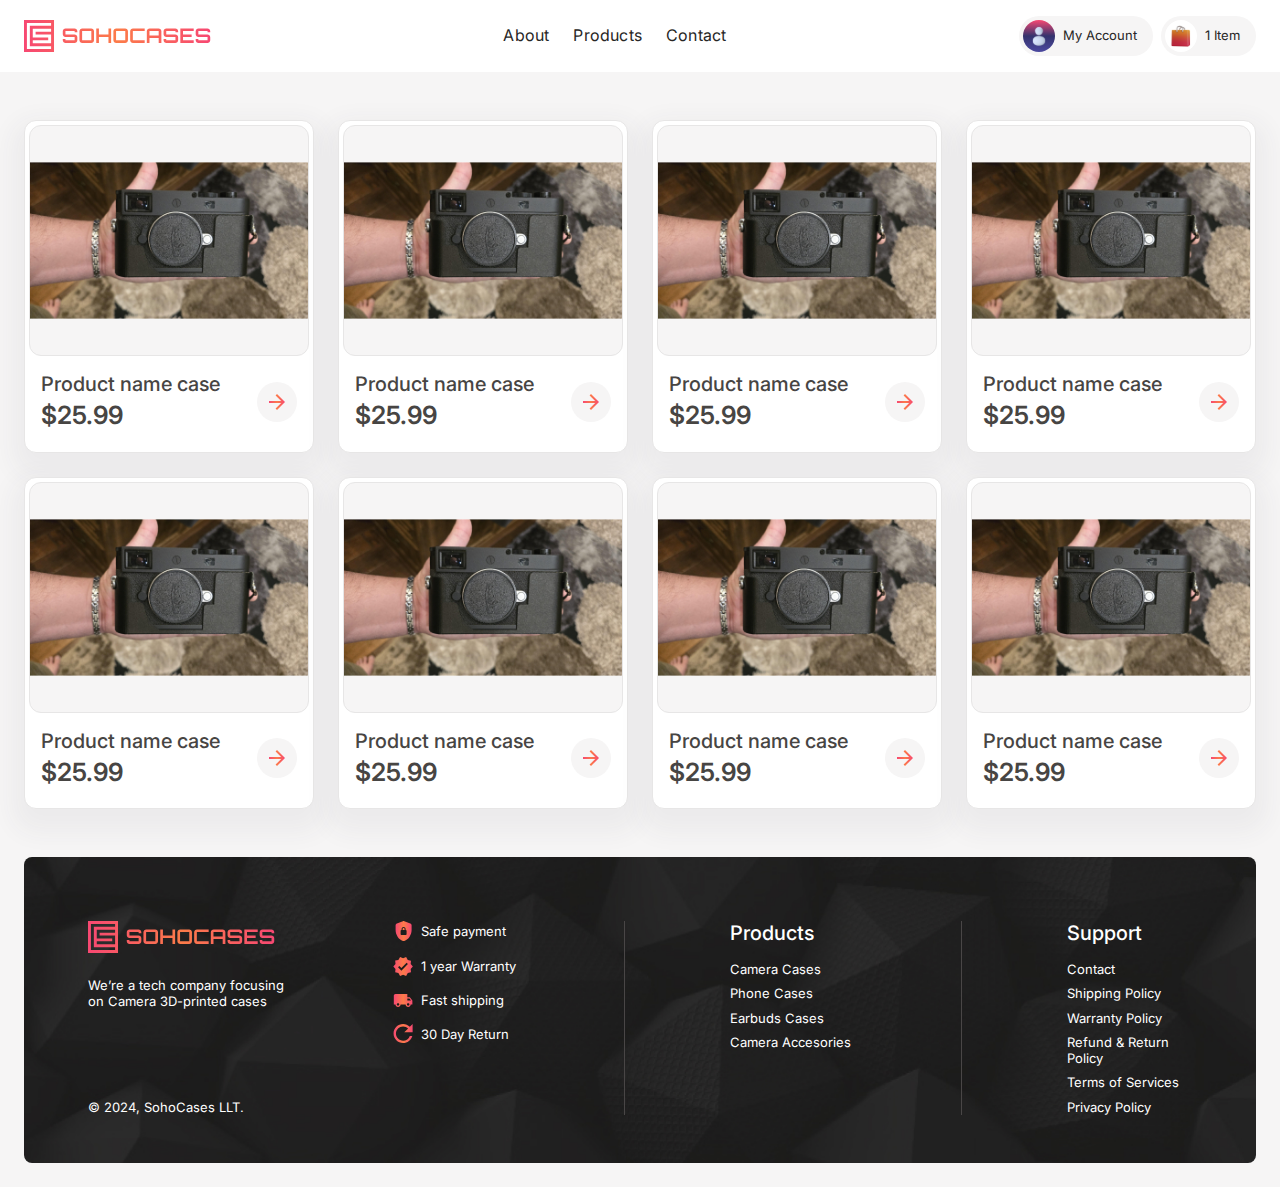
<file: product-listing.html>
<!DOCTYPE html>
<html lang="en">
<head>
    <meta charset="UTF-8">
    <meta name="viewport" content="width=device-width, initial-scale=1.0">
    <title>sohocases</title>

    <link rel="stylesheet" href="https://fonts.googleapis.com/css2?family=Inter:ital,opsz,wght@0,14..32,100..900;1,14..32,100..900&display=swap">
    <link rel="stylesheet" href="./css/bootstrap.min.css">
    <link rel="stylesheet" href="./css/cutom.css">
    <link rel="stylesheet" href="./css/responsive.css">
</head>
<body>
    <header>
        <div class="container">
            <div class="row g-0 gx-lg-4 align-items-center">
                <div class="col-auto">
                    <div class="nav-logo">
                        <button class="hamburger d-lg-none" onclick="document.body.classList.toggle('menu-active')">
                            <span></span>
                            <span></span>
                            <span></span>
                        </button>
                        <a href="./index.html" class="site-logo">
                            <img src="./img/logo.svg" alt="site_logo">
                        </a>
                    </div>
                </div>
                <div class="col">
                    <nav class="main-nav">
                        <ul>
                            <li><a href="./about.html">About</a></li>
                            <li><a href="./product-listing.html">Products</a></li>
                            <li><a href="./contact.html">Contact</a></li>
                        </ul>
                    </nav>
                </div>
                <div class="col-auto">
                    <div class="nav-right">
                        <a href="#" class="my-account">
                            <span class="user-icon"><img src="./img/icon/user.svg" alt=""></span>
                            <p>My Account</p>
                        </a>
                        <a href="#cartCanvasRight" data-bs-toggle="offcanvas" class="cart-btn">
                            <span class="bag-icon"><img src="./img/icon/bag-wrap.svg" alt=""></span>
                            <p>1 Item</p>
                        </a>
                    </div>
                </div>
            </div>
        </div>
    </header>

    <div class="offcanvas offcanvas-end cart-canvas" id="cartCanvasRight">
        <div class="product-cart">
            <div class="cart-heading">
                <h5>Shopping Cart</h5>
                <button class="close-btn" data-bs-dismiss="offcanvas">
                    <span></span>
                    <span></span>
                </button>
            </div>
            <div class="cart-content">
                <div class="cart-products">
                    <div class="single-cart-product">
                        <div class="cart-product-img">
                            <img src="./img/cart-item-sample.png" alt="">
                        </div>
                        <div class="cart-product-details">
                            <div class="cart-product-title">
                                <p class="fw-medium">Product name case</p>
                                <p class="fw-medium">$23.63</p>
                            </div>
                            <div class="cart-product-discout">
                                <p class="base-price">$25.99</p>
                                <p class="fw-bold">$23.63</p>
                                <p class="off-parcent fw-bold">10% OFF</p>
                            </div>
                            <div class="cart-product-action">
                                <div class="product-action-btn">
                                    <button class="favourite-btn">
                                        <img src="./img/icon/favorite.svg" alt="">
                                    </button>
                                    <button class="remove-btn">
                                        <img src="./img/icon/remove.svg" alt="">
                                    </button>
                                </div>
                                <div class="product-qty-box">
                                    <button class="qty-control-btn">
                                        <span class="minus-icon"></span>
                                    </button>
                                    <span>1</span>
                                    <button class="qty-control-btn">
                                        <span class="plus-icon"></span>
                                    </button>
                                </div>
                            </div>
                        </div>
                    </div>

                    <div class="single-cart-product">
                        <div class="cart-product-img">
                            <img src="./img/cart-item-sample.png" alt="">
                        </div>
                        <div class="cart-product-details">
                            <div class="cart-product-title">
                                <p class="fw-medium">Product name case</p>
                                <p class="fw-medium">$23.63</p>
                            </div>
                            <div class="cart-product-discout">
                                <p class="base-price">$25.99</p>
                                <p class="fw-bold">$23.63</p>
                                <p class="off-parcent fw-bold">10% OFF</p>
                            </div>
                            <div class="cart-product-action">
                                <div class="product-action-btn">
                                    <button class="favourite-btn">
                                        <img src="./img/icon/favorite.svg" alt="">
                                    </button>
                                    <button class="remove-btn">
                                        <img src="./img/icon/remove.svg" alt="">
                                    </button>
                                </div>
                                <div class="product-qty-box">
                                    <button class="qty-control-btn">
                                        <span class="minus-icon"></span>
                                    </button>
                                    <span>1</span>
                                    <button class="qty-control-btn">
                                        <span class="plus-icon"></span>
                                    </button>
                                </div>
                            </div>
                        </div>
                    </div>
                    
                    <div class="single-cart-product">
                        <div class="cart-product-img">
                            <img src="./img/cart-item-sample.png" alt="">
                        </div>
                        <div class="cart-product-details">
                            <div class="cart-product-title">
                                <p class="fw-medium">Product name case</p>
                                <p class="fw-medium">$23.63</p>
                            </div>
                            <div class="cart-product-discout">
                                <p class="base-price">$25.99</p>
                                <p class="fw-bold">$23.63</p>
                                <p class="off-parcent fw-bold">10% OFF</p>
                            </div>
                            <div class="cart-product-action">
                                <div class="product-action-btn">
                                    <button class="favourite-btn">
                                        <img src="./img/icon/favorite.svg" alt="">
                                    </button>
                                    <button class="remove-btn">
                                        <img src="./img/icon/remove.svg" alt="">
                                    </button>
                                </div>
                                <div class="product-qty-box">
                                    <button class="qty-control-btn">
                                        <span class="minus-icon"></span>
                                    </button>
                                    <span>1</span>
                                    <button class="qty-control-btn">
                                        <span class="plus-icon"></span>
                                    </button>
                                </div>
                            </div>
                        </div>
                    </div>
                    
                    <div class="single-cart-product">
                        <div class="cart-product-img">
                            <img src="./img/cart-item-sample.png" alt="">
                        </div>
                        <div class="cart-product-details">
                            <div class="cart-product-title">
                                <p class="fw-medium">Product name case</p>
                                <p class="fw-medium">$23.63</p>
                            </div>
                            <div class="cart-product-discout">
                                <p class="base-price">$25.99</p>
                                <p class="fw-bold">$23.63</p>
                                <p class="off-parcent fw-bold">10% OFF</p>
                            </div>
                            <div class="cart-product-action">
                                <div class="product-action-btn">
                                    <button class="favourite-btn">
                                        <img src="./img/icon/favorite.svg" alt="">
                                    </button>
                                    <button class="remove-btn">
                                        <img src="./img/icon/remove.svg" alt="">
                                    </button>
                                </div>
                                <div class="product-qty-box">
                                    <button class="qty-control-btn">
                                        <span class="minus-icon"></span>
                                    </button>
                                    <span>1</span>
                                    <button class="qty-control-btn">
                                        <span class="plus-icon"></span>
                                    </button>
                                </div>
                            </div>
                        </div>
                    </div>
                </div>
                <div class="cart-checkout">
                    <div class="cart-subtotal">
                        <p>Subtotal</p>
                        <p>$94.52</p>
                    </div>
                    <span class="horizontal"></span>
                    <div class="checkout">
                        <button class="primary-gradient-arrow">go to checkout <img src="./img/icon/arrow-up-right.svg" alt=""></button>
                    </div>
                </div>
            </div>
        </div>
    </div>

    <main>
        <section class="product-feed py-5">
            <div class="container">
                <form>
                    <div class="product-filter">
                    
                    </div>
                </form>
                <div class="row g-4">
                    <div class="col-sm-6 col-md-4 col-lg-3">
                        <div class="single-product">
                            <div class="product-img">
                                <img src="./img/product-sample.jpg" alt="">
                            </div>
                            <div class="product-details">
                                <div class="product-title">
                                    <h6 class="mb-1">Product name case</h6>
                                    <h5>$25.99</h5>
                                </div>
                                <a href="#" class="product-link"><img src="./img/icon/arrow-right-primary.svg" alt=""></a>
                            </div>
                        </div>
                    </div>
                    <div class="col-sm-6 col-md-4 col-lg-3">
                        <div class="single-product">
                            <div class="product-img">
                                <img src="./img/product-sample.jpg" alt="">
                            </div>
                            <div class="product-details">
                                <div class="product-title">
                                    <h6 class="mb-1">Product name case</h6>
                                    <h5>$25.99</h5>
                                </div>
                                <a href="#" class="product-link"><img src="./img/icon/arrow-right-primary.svg" alt=""></a>
                            </div>
                        </div>
                    </div>
                    <div class="col-sm-6 col-md-4 col-lg-3">
                        <div class="single-product">
                            <div class="product-img">
                                <img src="./img/product-sample.jpg" alt="">
                            </div>
                            <div class="product-details">
                                <div class="product-title">
                                    <h6 class="mb-1">Product name case</h6>
                                    <h5>$25.99</h5>
                                </div>
                                <a href="#" class="product-link"><img src="./img/icon/arrow-right-primary.svg" alt=""></a>
                            </div>
                        </div>
                    </div>
                    <div class="col-sm-6 col-md-4 col-lg-3">
                        <div class="single-product">
                            <div class="product-img">
                                <img src="./img/product-sample.jpg" alt="">
                            </div>
                            <div class="product-details">
                                <div class="product-title">
                                    <h6 class="mb-1">Product name case</h6>
                                    <h5>$25.99</h5>
                                </div>
                                <a href="#" class="product-link"><img src="./img/icon/arrow-right-primary.svg" alt=""></a>
                            </div>
                        </div>
                    </div>
                    <div class="col-sm-6 col-md-4 col-lg-3">
                        <div class="single-product">
                            <div class="product-img">
                                <img src="./img/product-sample.jpg" alt="">
                            </div>
                            <div class="product-details">
                                <div class="product-title">
                                    <h6 class="mb-1">Product name case</h6>
                                    <h5>$25.99</h5>
                                </div>
                                <a href="#" class="product-link"><img src="./img/icon/arrow-right-primary.svg" alt=""></a>
                            </div>
                        </div>
                    </div>
                    <div class="col-sm-6 col-md-4 col-lg-3">
                        <div class="single-product">
                            <div class="product-img">
                                <img src="./img/product-sample.jpg" alt="">
                            </div>
                            <div class="product-details">
                                <div class="product-title">
                                    <h6 class="mb-1">Product name case</h6>
                                    <h5>$25.99</h5>
                                </div>
                                <a href="#" class="product-link"><img src="./img/icon/arrow-right-primary.svg" alt=""></a>
                            </div>
                        </div>
                    </div>
                    <div class="col-sm-6 col-md-4 col-lg-3">
                        <div class="single-product">
                            <div class="product-img">
                                <img src="./img/product-sample.jpg" alt="">
                            </div>
                            <div class="product-details">
                                <div class="product-title">
                                    <h6 class="mb-1">Product name case</h6>
                                    <h5>$25.99</h5>
                                </div>
                                <a href="#" class="product-link"><img src="./img/icon/arrow-right-primary.svg" alt=""></a>
                            </div>
                        </div>
                    </div>
                    <div class="col-sm-6 col-md-4 col-lg-3">
                        <div class="single-product">
                            <div class="product-img">
                                <img src="./img/product-sample.jpg" alt="">
                            </div>
                            <div class="product-details">
                                <div class="product-title">
                                    <h6 class="mb-1">Product name case</h6>
                                    <h5>$25.99</h5>
                                </div>
                                <a href="#" class="product-link"><img src="./img/icon/arrow-right-primary.svg" alt=""></a>
                            </div>
                        </div>
                    </div>
                </div>
            </div>
        </section>

    </main>


    <footer class="pb-md-4">
        <div class="container">
            <div class="footer-content">
                <div class="footer-row">
                    <div class="footer-left">
                        <div class="footer-logo">
                            <a href="./index.html" class="mb-4"><img src="./img/logo.svg" alt="site_logo"></a>
                            <p>We’re a tech company focusing on Camera 3D-printed cases</p>
                        </div>
                        <p class="copyright-text">&copy; 2024, SohoCases LLT.</p>
                    </div>
                    <div class="benefits-list">
                        <ul>
                            <li><span><img src="./img/icon/safe.svg" alt=""></span>Safe payment</li>
                            <li><span><img src="./img/icon/warranty.svg" alt=""></span>1 year Warranty</li>
                            <li><span><img src="./img/icon/shipping.svg" alt=""></span>Fast shipping</li>
                            <li><span><img src="./img/icon/return.svg" alt=""></span>30 Day Return</li>
                        </ul>
                    </div>
                    <span class="vertical"></span>
                    <nav class="footer-nav">
                        <h6 class="mb-3">Products</h6>
                        <ul>
                            <li><a href="#">Camera Cases</a></li>
                            <li><a href="#">Phone Cases</a></li>
                            <li><a href="#">Earbuds Cases</a></li>
                            <li><a href="#">Camera Accesories</a></li>
                        </ul>
                    </nav>
                    <span class="vertical"></span>
                    <nav class="footer-nav">
                        <h6 class="mb-3">Support</h6>
                        <ul>
                            <li><a href="#">Contact</a></li>
                            <li><a href="#">Shipping Policy</a></li>
                            <li><a href="#">Warranty Policy</a></li>
                            <li><a href="#">Refund & Return Policy</a></li>
                            <li><a href="#">Terms of Services</a></li>
                            <li><a href="#">Privacy Policy</a></li>
                        </ul>
                    </nav>
                </div>
            </div>
        </div>
    </footer>



    <script src="./js/bootstrap.min.js"></script>
    <script src="./js/main.js"></script>
</body>
</html>
</file>
<file: css/cutom.css>
:root{
    --high-contrast: #272625;
    --med-contrast: #474543;
    --low-contrast: #8B8685;
    --lower-contrast: #D2D0CF;
    --light-contrast: #E7E6E6;
    --lightest-contrast: #F6F5F5;
    --white: #FFFFFF;
    --primary: #F74872;
    --primary-gradient: linear-gradient(90deg, #F74872, #FC7B49 50%, #F74872 100%);
    --body-font: "Inter", sans-serif;
}
body {
    font-size: 20px;
    line-height: 1.2;
    font-weight: 400;
    font-family: var(--body-font);
    color: var(--med-contrast);
    background-color: var(--lightest-contrast);
}
img {
    max-width: 100%;
    height: auto;
}
a, button, input[type="submit"] {
    display: inline-block;
    text-decoration: none;
    transition: all 0.4s;
}
input[type="text"], input[type="email"], input[type="number"], textarea {
    width: 100%;
    outline: none;
    padding: 15px;
    background-color: var(--lightest-contrast);
    border: 1px solid var(--light-contrast);
    border-radius: 2px;
}
input[type="text"]:focus, input[type="email"]:focus, input[type="number"]:focus, textarea:focus {
    box-shadow: 2px 2px 16px rgba(0, 0, 0, 0.2);
}
ul {
    list-style-type: none;
    padding: 0;
    margin: 0;
}
h1, h5 {
    font-size: 25px;
    line-height: 1.25;
    font-weight: 600;
}
h2 {
    font-size: 39px;
    line-height: 1.13;
    font-weight: 700;
    text-transform: capitalize;
}
h3 {
    font-size: 31px;
    line-height: 1.3;
    font-weight: 700;
}
h6 {
    font-size: 20px;
}
.small {
    font-size: 16px;
    line-height: 1.5;
}
.fw-medium {
    font-weight: 500 !important;
}
.container {
    max-width: 1368px;
    padding: 0 24px;
}
h1, h2, h3, h4, h5, h6, p {
    margin-bottom: 0;
}
.horizontal {
    display: block;
    border-bottom: 1px solid var(--lower-contrast);
}
.primary-gradient-arrow {
    padding: 16px;
    border: none;
    text-transform: uppercase;
    font-weight: 700;
    color: var(--high-contrast);
    background: var(--primary-gradient);
    border-radius: 2px;
    display: flex;
    align-items: center;
    justify-content: center;
    gap: 12px;
    width: 100%;
}
.primary-gradient-arrow.small {
    padding: 8px 16px;
}
/* Header Style */
header {
    padding: 16px 0;
    background-color: var(--white);
    position: fixed;
    width: 100%;
    top: 0;
    z-index: 99;
    transition: all 0.4s;
}
header.header.header-unpinned {
    -webkit-transform: translateY(-100%);
            transform: translateY(-100%);
}
header.header.header-pinned {
    -webkit-transform: translateY(0);
            transform: translateY(0);
}
header.header.header-unpinned.header-not-top {
    -webkit-transform: translateY(0);
            transform: translateY(0);
    box-shadow: 0px 2px 10px 0px rgba(0, 0, 0, 0.15);
}
body.menu-active header.header {
    -webkit-transform: translateY(0);
            transform: translateY(0);
}
nav.main-nav ul {
    display: flex;
    align-items: center;
    justify-content: center;
    gap: 16px;
    margin: 0 auto;
}
nav.main-nav ul li a {
    padding: 4px;
    font-size: 16px;
    color: var(--high-contrast);
    letter-spacing: 0.2px;
}
.nav-right {
    display: flex;
    align-items: center;
    gap: 8px;
}
.my-account, .cart-btn  {
    display: flex;
    align-items: center;
    gap: 8px;
    padding: 4px 16px 4px 4px;
    background: var(--lightest-contrast);
    border-radius: 20px;
}
.my-account:hover, .cart-btn:hover {
    background: var(--light-contrast);
}
.user-icon, .bag-icon {
    width: 32px;
    height: 32px;
    padding: 4px;
    border-radius: 50%;
    display: flex;
    background: var(--white);
}
.user-icon {
    background: linear-gradient(180deg, #F74872 0%, #34326D 50%, #4B499F 100%);
}
:is(.my-account, .cart-btn) p {
    font-size: 13px;
    color: var(--high-contrast);
}
.offcanvas.offcanvas-end.cart-canvas {
    width: 510px;
}
.product-cart {
    padding: 40px;
    height: 100%;
}
.cart-heading {
    display: flex;
    align-items: center;
    justify-content: space-between;
    margin-bottom: 24px;
}
.cart-content {
    display: flex;
    flex-direction: column;
    justify-content: space-between;
    height: calc(100% - 64px);
}
.close-btn {
    border: none;
    width: 40px;
    padding: 14px;
    height: 40px;
    background-color: var(--lightest-contrast);
    border-radius: 50%;
    position: relative;
}
.close-btn span {
    display: inline-block;
    width: 15px;
    height: 1.5px;
    background-color: var(--med-contrast);
    position: absolute;
    top: 19px;
    left: 12.5px;
}
.close-btn span:first-child {
    transform: rotate(45deg);
}
.close-btn span:last-child {
    transform: rotate(-45deg);
}
.close-btn:hover, .favourite-btn:hover, .remove-btn:hover {
    background-color: var(--light-contrast);
}
.single-cart-product {
    display: flex;
    align-items: stretch;
    gap: 16px;
    padding: 24px 0 23px;
    border-bottom: 1px solid var(--lower-contrast);
}
.cart-product-img {
    background-color: var(--lightest-contrast);
    display: flex;
    align-items: center;
    flex: 0 0 128px;
    border-radius: 8px;
}
.cart-product-details {
    flex: 1;
    display: flex;
    flex-direction: column;
    gap: 8px;
}
.cart-product-title {
    display: flex;
    gap: 16px;
    justify-content: space-between;
}
.cart-product-discout {
    display: flex;
    gap: 8px;
    font-size: 13px;
    color: var(--low-contrast);
}
p.base-price {
    text-decoration: line-through;
}
p.off-parcent {
    color: #B30905;
}
.cart-product-action {
    display: flex;
    align-items: center;
    justify-content: space-between;
}
.product-action-btn {
    display: flex;
    gap: 12px;
}
.favourite-btn, .remove-btn {
    width: 40px;
    height: 40px;
    border: none;
    padding: 8px;
    border-radius: 50%;
    background-color: var(--lightest-contrast);
    display: inline-flex;
    align-items: center;
    justify-content: center;
}
.product-qty-box {
    padding: 7px;
    border: 1px solid var(--lower-contrast);
    display: flex;
    gap: 8px;
    align-items: center;
}
.qty-control-btn {
    padding: 5px;
    width: 24px;
    height: 24px;
    display: inline-flex;
    justify-content: center;
    align-items: center;
    border: none;
    background: transparent;
}
span.minus-icon, .plus-icon, span.plus-icon::after {
    width: 14px;
    height: 2px;
    background-color: var(--med-contrast);
}
span.plus-icon {
    position: relative;
}
span.plus-icon::after {
    content: '';
    position: absolute;
    top: 0;
    left: 0;
    transform: rotate(90deg);
}
.cart-subtotal {
    display: flex;
    justify-content: space-between;
    align-items: center;
    font-weight: 500;
}
.cart-checkout {
    padding: 24px;
    background-color: var(--lightest-contrast);
    flex: 0 0 auto;
    display: flex;
    flex-direction: column;
    gap: 24px;
}
.cart-products {
    flex: 1;
    overflow-y: auto;
}
.cart-products::-webkit-scrollbar {
    width: 4px;
}
.cart-products::-webkit-scrollbar-thumb {
    background: var(--low-contrast); 
}
.horizontal {
    display: block;
    border-bottom: 1px solid var(--lower-contrast);
}
/* Footer Style */
.footer-content {
    padding: 64px 64px 48px;
    background-color: var(--high-contrast);
    color: var(--white);
    font-size: 13px;
    line-height: 1.25;
    border-radius: 8px;
    background-image: url(../img/footer-bg.jpg);
    background-repeat: no-repeat;
    background-size: cover;
}
.footer-row {
    display: flex;
    gap: 24px;
    justify-content: space-between;
    flex-wrap: wrap;
}
.footer-row .footer-left {
    flex: 0 0 200px;
}
.footer-row > *:not(.footer-left, span) {
    flex: 0 0 125px;
}
.footer-left {
    display: flex;
    flex-direction: column;
    gap: 24px;
    justify-content: space-between;
}
.benefits-list ul li:not(li:last-child) {
    margin-bottom: 16px;
}
.benefits-list ul li {
    display: flex;
    align-items: center;
    gap: 8px;
}
.benefits-list ul li span {
    display: inline-flex;
    width: 20px;
    justify-content: center;
}
span.vertical {
    width: 1px;
    background: #494646;
}
.footer-nav ul li:not(li:last-child) {
    margin-bottom: 8px;
}
.footer-nav ul li a {
    color: var(--white);
}
.footer-nav ul li a:hover {
    color: var(--primary);
}
/* Main Area Style */
main {
    padding-top: 72px;
}
.hero-section {
    padding: 24px 0 56px;
}
.hero-content {
    padding: 68px 64px;
    background-color: var(--primary);
    border-radius: 8px;
    background-image: url(../img/hero-bg.jpg);
    background-repeat: no-repeat;
    background-size: cover;
    color: var(--white);
    margin-bottom: 24px;
}
.hero-left {
    max-width: 525px;
}
.hero-left h1 {
    font-size: 61px;
    line-height: 1.05;
    font-weight: 700;
    text-transform: uppercase;
}
.hero-product {
    display: flex;
    max-width: 425px;
    gap: 16px;
    align-items: center;
    padding: 4px;
    border-radius: 8px;
    background-color: var(--white);
    color: var(--med-contrast);
}
.hero-product-img img {
    border: 1px solid var(--light-contrast);
    border-radius: 8px;
    max-width: 72px;
}
.hero-cart-product-title {
    flex: 1;
}
.hero-cart-product-title p {
    margin-bottom: 4px;
}
.hero-product > a {
    width: 72px;
    height: 72px;
    background-color: var(--primary);
    display: inline-flex;
    align-items: center;
    justify-content: center;
    border-radius: 8px;
    padding: 12px;
}
.hero-img {
    text-align: center;
}
.hero-img img {
    transform: rotate(22deg);
}
.hero-bottom-left p {
    max-width: 585px;
}
.hero-bottom-left p {
    max-width: 585px;
}
.advantages-list {
    display: flex;
    gap: 4px;
    flex-wrap: wrap;
}
.single-advantage {
    flex: 1 1 calc(50% - 2px);
    display: flex;
    align-items: center;
    gap: 16px;
    padding: 16px;
    background-color: var(--white);
    border-radius: 8px;
}
.advantage-img {
    flex: 0 0 72px;
    height: 72px;
    padding: 20px 14px;
    display: inline-flex;
    justify-content: center;
    align-items: center;
    background-color: var(--lightest-contrast);
    border: 1px solid var(--light-contrast);
    border-radius: 50px;
}
.advantage-img img {
    height: 100%;
    width: auto;
}
.featured-section {
    padding: 56px 0 64px;
}
.featured-section h2 {
    margin-bottom: 36px;
}
.single-product {
    padding: 4px;
    background-color: var(--white);
    box-shadow: 0px 12px 24px 12px rgba(66, 68, 87, 0.05);
    border: 1px solid var(--light-contrast);
    border-radius: 12px;
}
.product-img {
    padding: 36px 0;
    background-color: var(--lightest-contrast);
    border: 1px solid var(--light-contrast);
    border-radius: 12px;
}
.product-img img {
    width: 100%;
}
.product-details {
    padding: 16px 12px;
    display: flex;
    align-items: center;
    justify-content: space-between;
    gap: 16px;
}
.product-link {
    width: 40px;
    height: 40px;
    padding: 8px;
    background-color: var(--lightest-contrast);
    border-radius: 50%;
    display: inline-flex;
    align-items: center;
    justify-content: center;
}
.case-section {
    padding: 64px 0 24px;
}
.case-left, .case-right {
    height: 100%;
    padding: 24px;
    text-align: center;
    background-size: cover;
}
.case-left {
    background-color: var(--light-contrast);
    background-image: url(../img/ad-section-bg.jpg);
}
.case-right {
    background-color: var(--primary);
    background-image: url(../img/ad-section-bg-2.jpg);
    display: flex;
    flex-direction: column;
    align-items: center;
    justify-content: center;
    color: var(--high-contrast);
}
.case-left > img {
    margin: -56px 0 16px;
}
.case-left-content {
    padding: 24px;
    border-radius: 8px;
    background: rgba(255, 255, 255, 0.30);
    backdrop-filter: blur(6px);
}
.case-left-content > p {
    max-width: 500px;
    margin: 0 auto 24px;
}
.tag-list {
    display: flex;
    flex-wrap: wrap;
    justify-content: center;
    align-items: center;
    gap: 16px;
}
.tag-list span {
    font-size: 16px;
    line-height: 1.5;
    font-weight: 600;
    padding: 8px 12px;
    border-radius: 8px;
    border: 1px solid var(--med-contrast);
}
.tag-list a {
    width: 40px;
    height: 40px;
    padding: 8px;
    border-radius: 8px;
    background-color: var(--primary);
    display: inline-flex;
    align-items: center;
    justify-content: center;
}
.case-right h2 {
    max-width: 450px;
    margin-bottom: 32px;
}
.case-right h6 {
    max-width: 445px;
    margin-bottom: 20px;
}
.white-arrow-up-right {
    font-size: 16px;
    letter-spacing: 0.64px;
    line-height: 1.5;
    text-transform: uppercase;
    font-weight: 700;
    display: inline-flex;
    gap: 12px;
    align-items: center;
    background-color: var(--white);
    color: var(--high-contrast);
    padding: 8px 16px;
    border-radius: 2px;
}
.contact-us {
    padding: 54px 0;
}
.contact-us-content {
    padding: 16px;
    border-radius: 8px;
    background-color: var(--white);
    display: flex;
    flex-direction: column;
    gap: 24px;
    max-width: 1100px;
    margin: 0 auto;
}
.contact-us-content h1 {
    text-align: center;
    background-color: var(--lightest-contrast);
    border: 1px solid var(--light-contrast);
    border-radius: 2px;
    padding: 8px;
}
.contact-us-banner img {
    border-radius: 4px;
    width: 100%;
}
.contact-us-form {
    padding: 24px;
    display: flex;
    flex-direction: column;
    gap: 16px;
}
.contact-us-form label {
    font-size: 16px;
    line-height: 1.5;
}
.contact-us-form label span {
    display: block;
    margin-bottom: 4px;
}
.contact-us-form label textarea {
    height: 88px;
}
.about-us-content {
    padding: 48px 24px 24px;
    text-align: center;
    background-color: var(--white);
    border-radius: 8px;
    margin-bottom: 24px;
}
.about-us-heading {
    max-width: 750px;
    margin: 0 auto 24px;
}
.about-us-heading p {
    max-width: 585px;
    margin: 0 auto;
}
.about-single-img {
    height: 100%;
    padding: 4px;
    background-color: var(--light-contrast);
    border-radius: 12px;
}
.about-single-img img {
    width: 100%;
    height: 100%;
    object-fit: cover;
    border-radius: 8px;
}
.single-column-box {
    padding: 24px 16px;
    display: flex;
    flex-direction: column;
    align-items: center;
    text-align: center;
    gap: 16px;
    border: 1px solid var(--light-contrast);
    border-radius: 8px;
    background: linear-gradient(180deg, #E6DBDD 0%, #FFF 100%);
    min-height: 100%;
}
.single-column-box.primary-gradient{
    background: linear-gradient(180deg, #FAE5E9 0%, #F9E6DC 50%, #FAE5E9 100%);
}
</file>
<file: css/responsive.css>
@media screen and (max-width: 991.9px){
    .container {
        padding: 0 12px;
    }
    header {
        padding: 12px 0;
    }
    .nav-logo {
        display: flex;
        align-items: center;
        gap: 16px;
    }
    a.site-logo {
        max-width: 150px;
    }
    button.hamburger {
        display: flex;
        flex-direction: column;
        align-items: end;
        gap: 6px;
        width: 30px;
        background: transparent;
        padding: 2px 0;
        border: none;
    }
    button.hamburger span {
        width: 100%;
        height: 3px;
        background-color: var(--primary);
        border-radius: 2px;
        transition: all 0.4s;
        position: relative;
        top: 0;
    }
    body.menu-active button.hamburger span:first-child {
        transform: rotate(-47deg);
        top: 9px;
    }
    body.menu-active button.hamburger span:nth-child(2) {
        width: 0;
    }
    body.menu-active button.hamburger span:last-child {
        transform: rotate(47deg);
        top: -8.5px;
    }
    nav.main-nav {
        position: fixed;
        width: 300px;
        max-width: 100%;
        top: 62px;
        left: -100%;
        height: calc(100vh - 62px);
        max-height: calc(100vh - 62px);
        overflow-y: auto;
        z-index: 9;
        padding: 12px;
        background-color: var(--white);
        border-top: 1px solid var(--med-contrast);
        transition: all 0.4s;
    }
    body.menu-active nav.main-nav {
        left: 0;
        box-shadow: 4px 8px 8px rgba(0, 0, 0, 0.1);
    }
    body.menu-active nav.main-nav ul {
        margin: 0;
        flex-direction: column;
        align-items: flex-start;
        gap: 12px;
    }
    span.vertical {
        display: none;
    }
    main {
        padding-top: 64px;
    }
    .hero-img {
        padding: 64px 0;
    }
    .hero-left {
        margin: 0 auto;
        text-align: center;
    }
    .hero-product {
        margin: 0 auto;
    }



}
@media screen and (max-width: 767.9px){
    h1 {
        font-size: 22px;
    }
    h2 {
        font-size: 32px;
        line-height: 1.25;
    }
    h5 {
        font-size: 20px;
    }
    body, h6 {
        font-size: 16px;
        line-height: 1.4;
    }
    .my-account, .cart-btn {
        padding: 4px;
    }
    :is(.my-account, .cart-btn) p {
        display: none;
    }
    .product-cart {
        padding: 12px;
    }
    .cart-checkout {
        padding: 16px;
        gap: 16px;
    }
    .single-cart-product, .cart-product-title {
        gap: 12px;
    }
    .footer-row > * {
        flex: 1 1 100% !important;
    }
    .footer-content {
        padding: 48px 12px;
        margin: 0 -12px;
        border-radius: 0;
    }
    .hero-section {
        padding: 0 0 48px;
    }
    .hero-content {
        border-radius: 0;
        margin: 0 -12px 24px;
        padding: 48px 12px;
    }
    .hero-img {
        padding: 40px 24px;
    }
    .hero-left h1 {
        font-size: 42px;
        line-height: 1.2;
    }
    .hero-bottom-left {
        text-align: center;
    }
    .case-left, .case-right {
        padding: 24px 16px;
    }
    .about-us-content {
        padding: 32px 16px 24px;
    }
    .contact-us-form {
        padding: 16px 0;
    }



}
@media screen and (max-width: 575.9px){
    .advantages-list {
        flex-direction: column;
        max-width: 320px;
        margin: 0 auto;
    }
    span.advantage-img {
        flex-basis: 64px;
        height: 64px;
    }


}
@media (min-width: 768px) and (max-width: 991.9px) {
    .advantages-list {
        flex-direction: column;
    }


}
@media screen and (min-width: 992px){
    nav.main-nav ul li a:hover {
        font-weight: 600;
        letter-spacing: 0;
        background: var(--primary-gradient);
        background-clip: text;
        -webkit-background-clip: text;
        -webkit-text-fill-color: transparent;
    }


}
</file>
